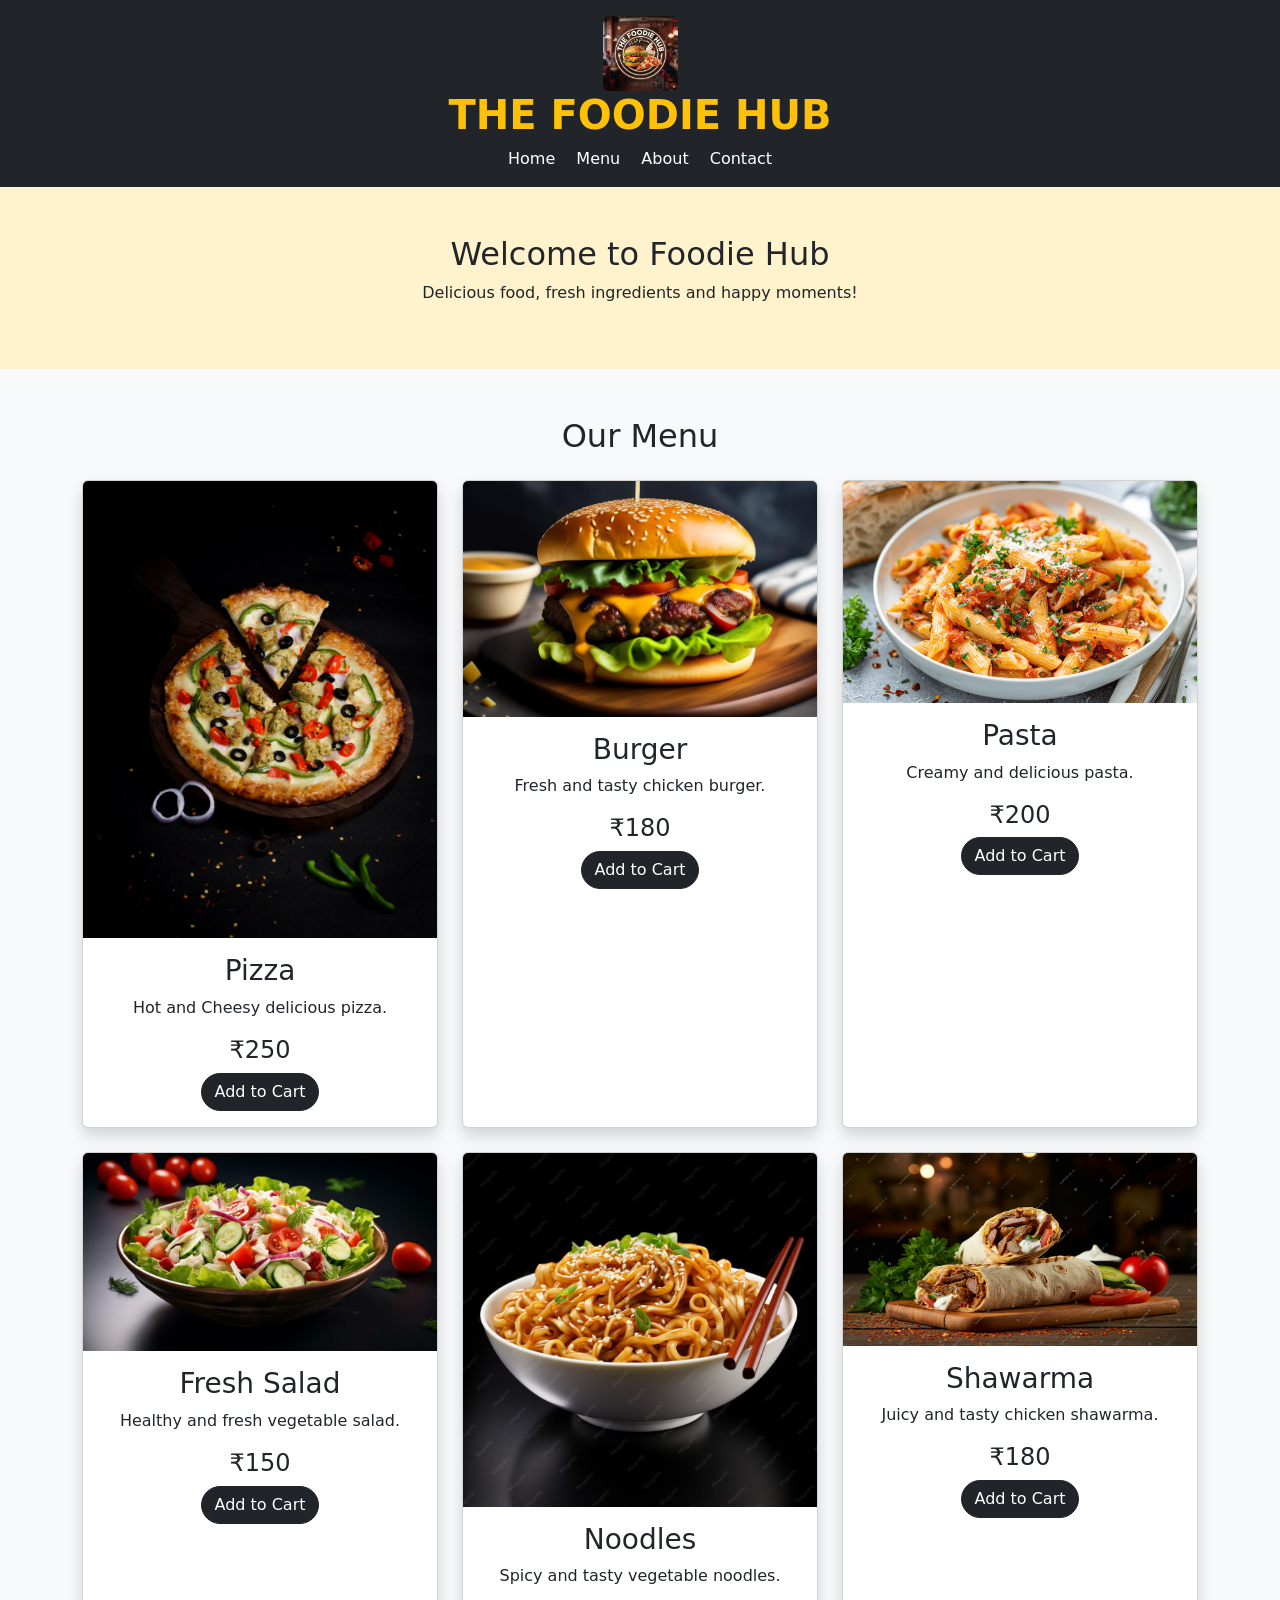
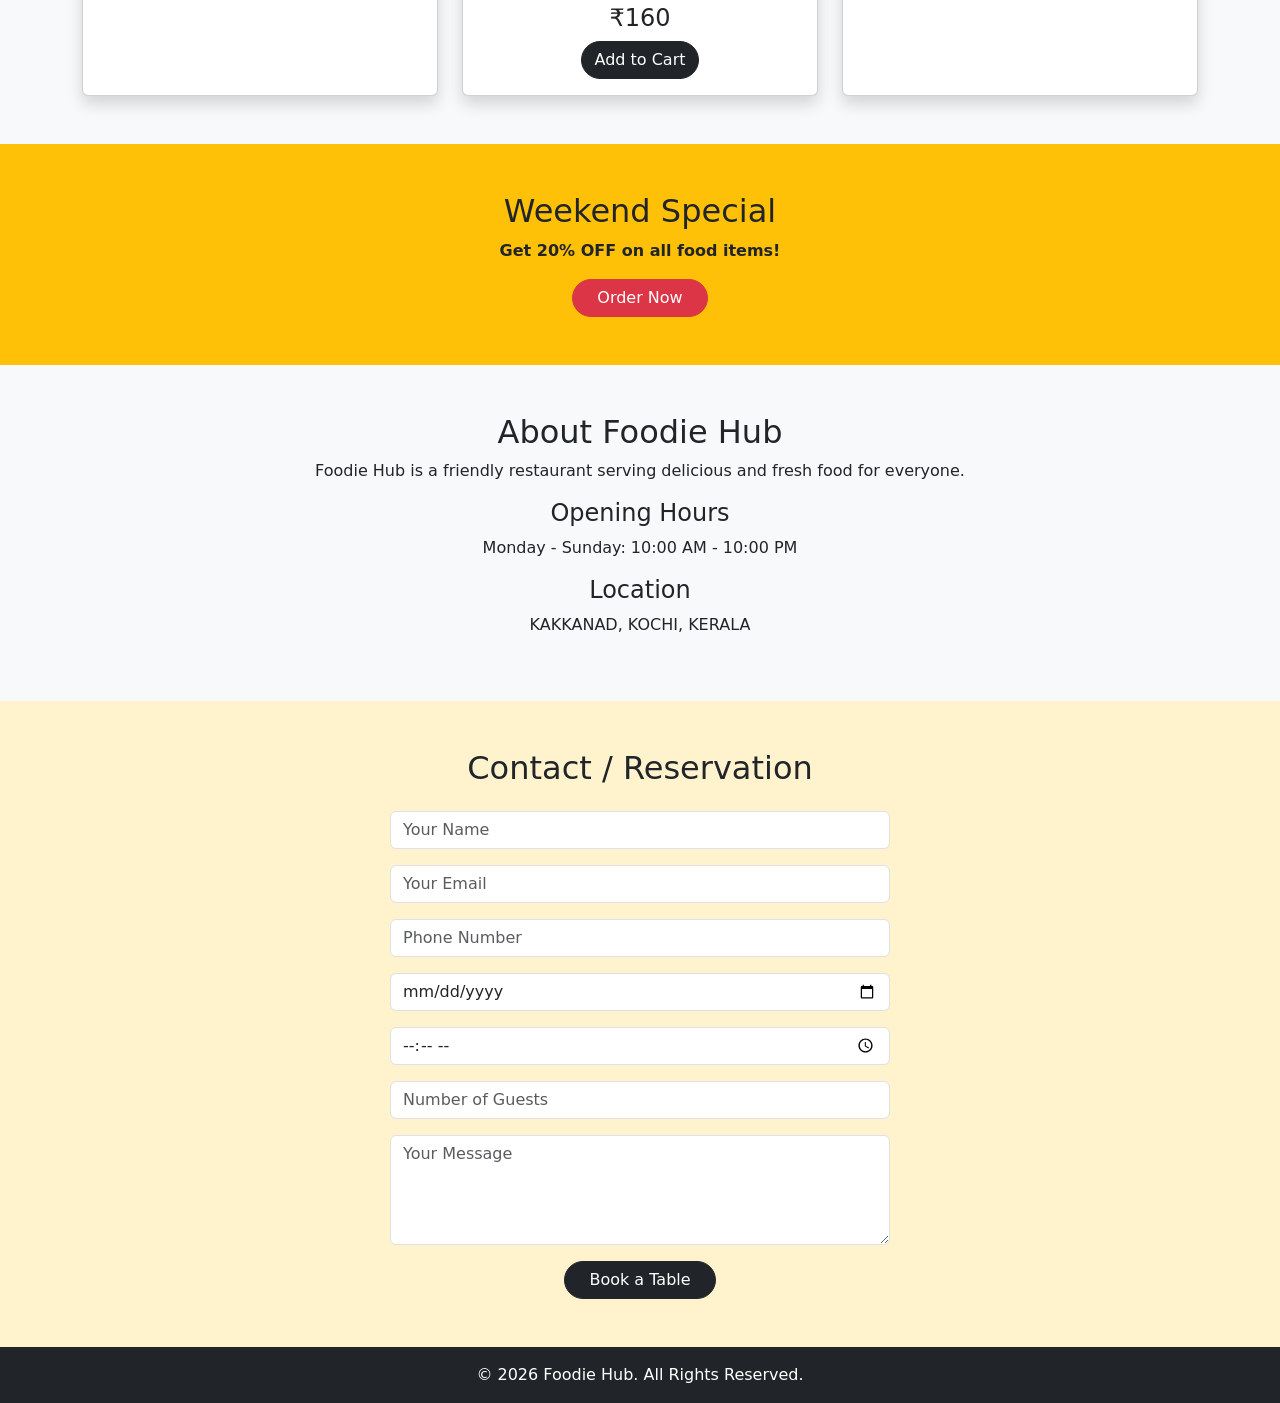
<file: index.html>
<!DOCTYPE html>

<html>
<head>
    <title>Foodie Hub</title>
<meta name="viewport" content="width=device-width, initial-scale=1.0">
<link href="https://cdn.jsdelivr.net/npm/bootstrap@5.3.3/dist/css/bootstrap.min.css" rel="stylesheet">
<link rel="stylesheet" href="workboot.css" type="text/css">

</head>

<body class="bg-light">

<header class="bg-dark text-white py-3">
<div class="container text-center">

    <img src="logo.jpg"
         alt="Foodie Hub Logo"
         width="75"
         height="75"
         class="rounded">

    <h1 class="text-warning fw-bold">
        THE FOODIE HUB
    </h1>

    <nav>
        <a href="#" class="text-white text-decoration-none mx-2">Home</a>
        <a href="#" class="text-white text-decoration-none mx-2">Menu</a>
        <a href="#" class="text-white text-decoration-none mx-2">About</a>
        <a href="#" class="text-white text-decoration-none mx-2">Contact</a>
    </nav>

</div>

</header>
<section class="bg-warning-subtle text-center py-5">
<div class="container">

    <h2>
        Welcome to Foodie Hub
    </h2>

    <p>
        Delicious food, fresh ingredients and happy moments!
    </p>

</div>
</section>
<section class="py-5">
<div class="container">

    <h2 class="text-center mb-4">
        Our Menu
    </h2>

    <div class="row g-4">

        <!-- Pizza -->
        <div class="col-md-4">

            <div class="card h-100 shadow">

                <img src="pizza.jpg"
                     class="card-img-top"
                     height="170"
                     alt="Pizza">

                <div class="card-body text-center">

                    <h3 class="card-title">
                        Pizza
                    </h3>

                    <p class="card-text">
                        Hot and Cheesy delicious pizza.
                    </p>

                    <h4>₹250</h4>

                    <button class="btn btn-dark rounded-pill">
                        Add to Cart
                    </button>

                </div>

            </div>

        </div>
        <div class="col-md-4">

            <div class="card h-100 shadow">

                <img src="buger.jpg"
                     class="card-img-top"
                     height="170"
                     alt="Burger">

                <div class="card-body text-center">

                    <h3 class="card-title">
                        Burger
                    </h3>

                    <p class="card-text">
                        Fresh and tasty chicken burger.
                    </p>

                    <h4>₹180</h4>

                    <button class="btn btn-dark rounded-pill">
                        Add to Cart
                    </button>

                </div>

            </div>

        </div>
        <div class="col-md-4">

            <div class="card h-100 shadow">

                <img src="pasta.jpg"
                     class="card-img-top"
                     height="170"
                     alt="Pasta">

                <div class="card-body text-center">

                    <h3 class="card-title">
                        Pasta
                    </h3>

                    <p class="card-text">
                        Creamy and delicious pasta.
                    </p>

                    <h4>₹200</h4>

                    <button class="btn btn-dark rounded-pill">
                        Add to Cart
                    </button>

                </div>

            </div>

        </div>
        <div class="col-md-4">

            <div class="card h-100 shadow">

                <img src="salad.jpg"
                     class="card-img-top"
                     height="170"
                     alt="Fresh Salad">

                <div class="card-body text-center">

                    <h3 class="card-title">
                        Fresh Salad
                    </h3>

                    <p class="card-text">
                        Healthy and fresh vegetable salad.
                    </p>

                    <h4>₹150</h4>

                    <button class="btn btn-dark rounded-pill">
                        Add to Cart
                    </button>

                </div>

            </div>

        </div>
        <div class="col-md-4">

            <div class="card h-100 shadow">

                <img src="noodles.jpg"
                     class="card-img-top"
                     height="170"
                     alt="Noodles">

                <div class="card-body text-center">

                    <h3 class="card-title">
                        Noodles
                    </h3>

                    <p class="card-text">
                        Spicy and tasty vegetable noodles.
                    </p>

                    <h4>₹160</h4>

                    <button class="btn btn-dark rounded-pill">
                        Add to Cart
                    </button>

                </div>

            </div>

        </div>
        <div class="col-md-4">

            <div class="card h-100 shadow">

                <img src="shawarma.jpg"
                     class="card-img-top"
                     height="170"
                     alt="Shawarma">

                <div class="card-body text-center">

                    <h3 class="card-title">
                        Shawarma
                    </h3>

                    <p class="card-text">
                        Juicy and tasty chicken shawarma.
                    </p>

                    <h4>₹180</h4>

                    <button class="btn btn-dark rounded-pill">
                        Add to Cart
                    </button>

                </div>

            </div>

        </div>

    </div>

</div>
</section>

<section class="bg-warning text-center py-5">
<div class="container">

    <h2>
        Weekend Special
    </h2>

    <p class="fw-bold">
        Get 20% OFF on all food items!
    </p>

    <button class="btn btn-danger rounded-pill px-4">
        Order Now
    </button>

</div>
</section>
<section class="text-center py-5">
<div class="container">

    <h2>
        About Foodie Hub
    </h2>

    <p>
        Foodie Hub is a friendly restaurant serving
        delicious and fresh food for everyone.
    </p>

    <h4>
        Opening Hours
    </h4>

    <p>
        Monday - Sunday: 10:00 AM - 10:00 PM
    </p>

    <h4>
        Location
    </h4>

    <p>
        KAKKANAD, KOCHI, KERALA
    </p>

</div>
</section>

<section class="bg-warning-subtle py-5">
<div class="container">

    <h2 class="text-center mb-4">
        Contact / Reservation
    </h2>

    <form class="mx-auto" style="max-width: 500px;">

        <input type="text"
               class="form-control mb-3"
               placeholder="Your Name">

        <input type="email"
               class="form-control mb-3"
               placeholder="Your Email">

        <input type="tel"
               class="form-control mb-3"
               placeholder="Phone Number">

        <input type="date"
               class="form-control mb-3">

        <input type="time"
               class="form-control mb-3">

        <input type="number"
               class="form-control mb-3"
               placeholder="Number of Guests">

        <textarea class="form-control mb-3"
                  rows="4"
                  placeholder="Your Message"></textarea>

        <div class="text-center">

            <button type="submit"
                    class="btn btn-dark rounded-pill px-4">
                Book a Table
            </button>

        </div>

    </form>

</div>
</section>
<footer class="bg-dark text-white text-center py-3">
<p class="mb-0">
    © 2026 Foodie Hub. All Rights Reserved.
</p>
</footer>
</body>
</html>
</file>
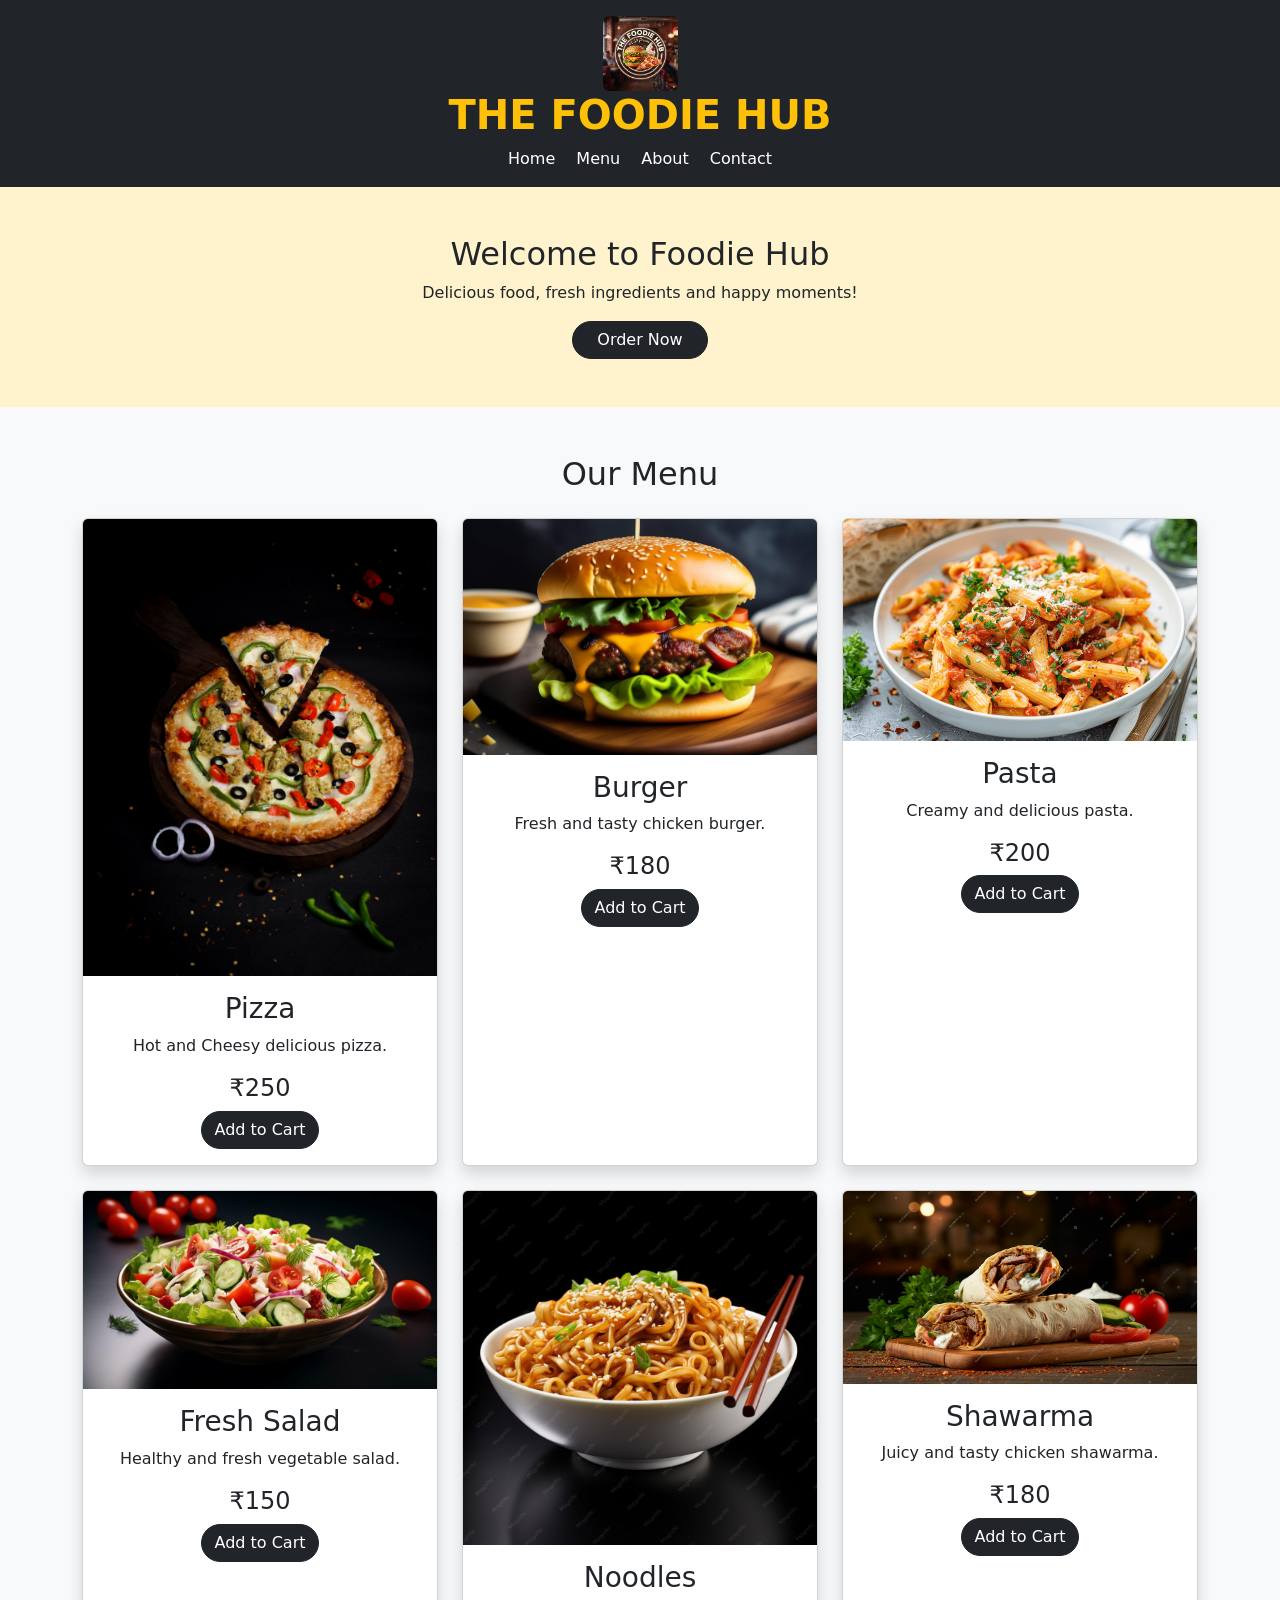
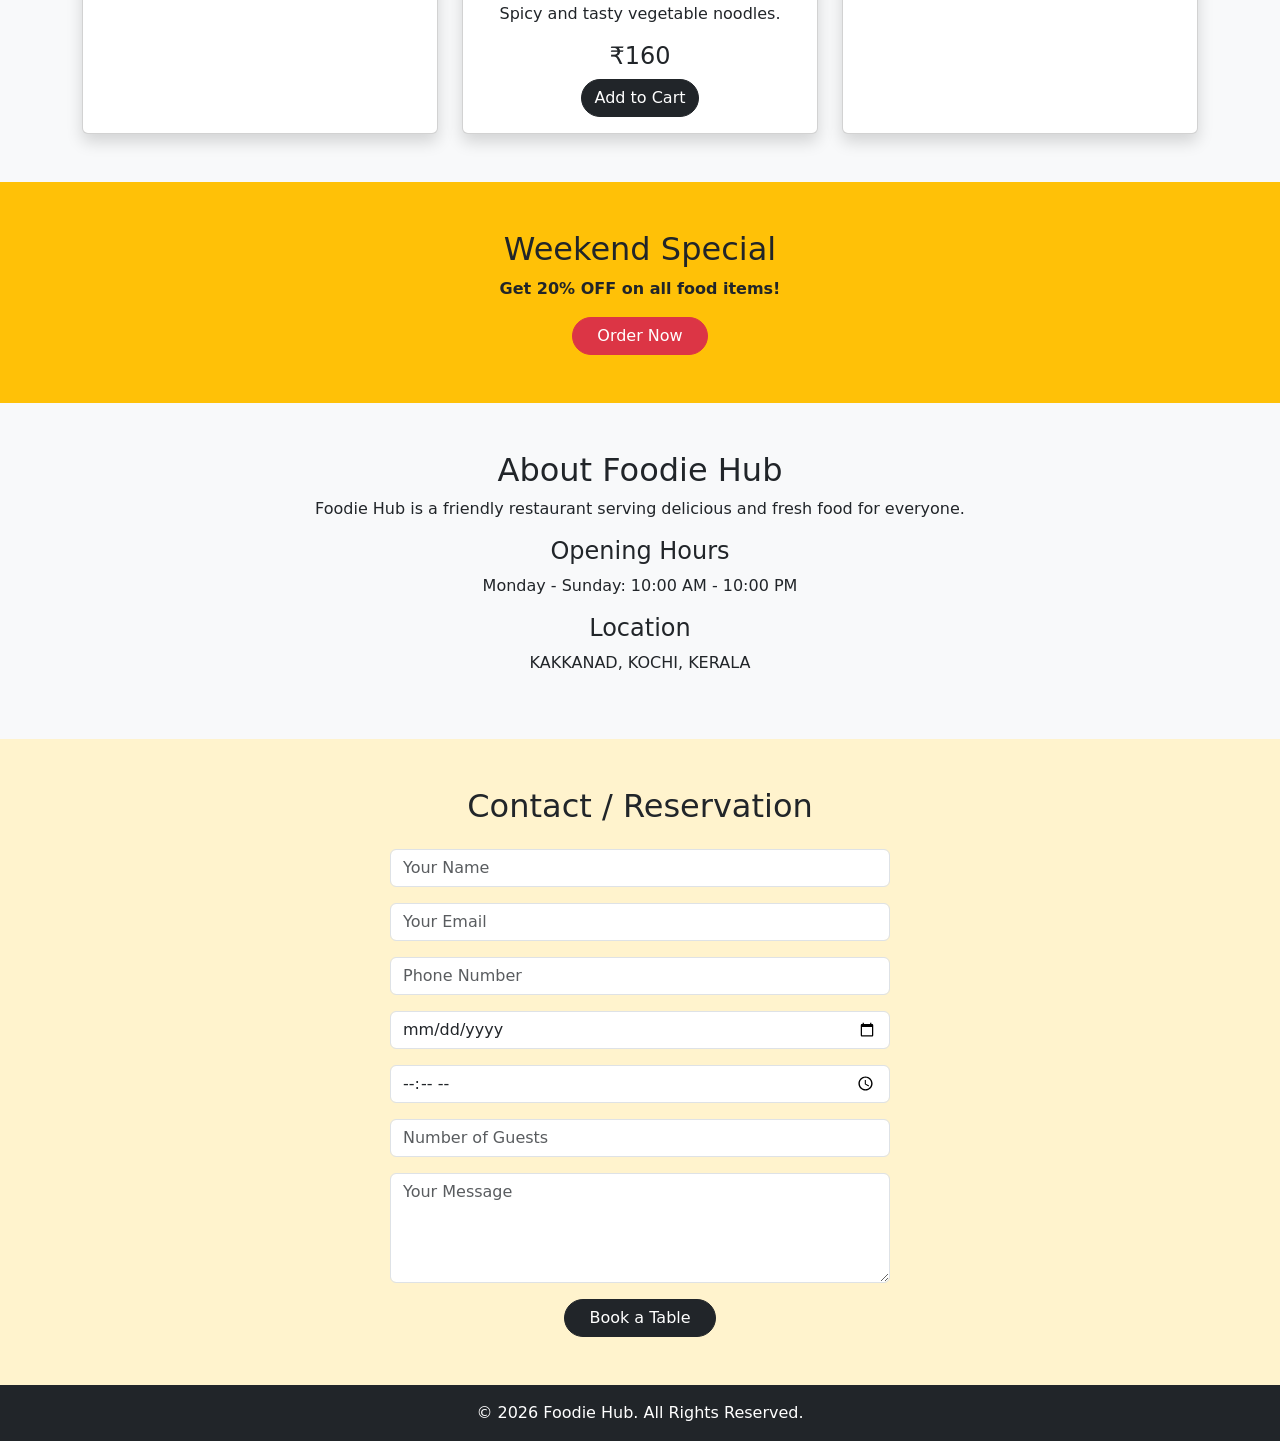
<file: workboot.html>
<!DOCTYPE html>

<html>
<head>
    <title>Foodie Hub</title>
<meta name="viewport" content="width=device-width, initial-scale=1.0">
<link href="https://cdn.jsdelivr.net/npm/bootstrap@5.3.3/dist/css/bootstrap.min.css" rel="stylesheet">
<link rel="stylesheet" href="workboot.css" type="text/css">

</head>

<body class="bg-light">

<header class="bg-dark text-white py-3">
<div class="container text-center">

    <img src="logo.jpg"
         alt="Foodie Hub Logo"
         width="75"
         height="75"
         class="rounded">

    <h1 class="text-warning fw-bold">
        THE FOODIE HUB
    </h1>

    <nav>
        <a href="#" class="text-white text-decoration-none mx-2">Home</a>
        <a href="#" class="text-white text-decoration-none mx-2">Menu</a>
        <a href="#" class="text-white text-decoration-none mx-2">About</a>
        <a href="#" class="text-white text-decoration-none mx-2">Contact</a>
    </nav>

</div>

</header>
<section class="bg-warning-subtle text-center py-5">
<div class="container">

    <h2>
        Welcome to Foodie Hub
    </h2>

    <p>
        Delicious food, fresh ingredients and happy moments!
    </p>

    <button class="btn btn-dark rounded-pill px-4">
        Order Now
    </button>

</div>
</section>
<section class="py-5">
<div class="container">

    <h2 class="text-center mb-4">
        Our Menu
    </h2>

    <div class="row g-4">

        <!-- Pizza -->
        <div class="col-md-4">

            <div class="card h-100 shadow">

                <img src="pizza.jpg"
                     class="card-img-top"
                     height="170"
                     alt="Pizza">

                <div class="card-body text-center">

                    <h3 class="card-title">
                        Pizza
                    </h3>

                    <p class="card-text">
                        Hot and Cheesy delicious pizza.
                    </p>

                    <h4>₹250</h4>

                    <button class="btn btn-dark rounded-pill">
                        Add to Cart
                    </button>

                </div>

            </div>

        </div>
        <div class="col-md-4">

            <div class="card h-100 shadow">

                <img src="buger.jpg"
                     class="card-img-top"
                     height="170"
                     alt="Burger">

                <div class="card-body text-center">

                    <h3 class="card-title">
                        Burger
                    </h3>

                    <p class="card-text">
                        Fresh and tasty chicken burger.
                    </p>

                    <h4>₹180</h4>

                    <button class="btn btn-dark rounded-pill">
                        Add to Cart
                    </button>

                </div>

            </div>

        </div>
        <div class="col-md-4">

            <div class="card h-100 shadow">

                <img src="pasta.jpg"
                     class="card-img-top"
                     height="170"
                     alt="Pasta">

                <div class="card-body text-center">

                    <h3 class="card-title">
                        Pasta
                    </h3>

                    <p class="card-text">
                        Creamy and delicious pasta.
                    </p>

                    <h4>₹200</h4>

                    <button class="btn btn-dark rounded-pill">
                        Add to Cart
                    </button>

                </div>

            </div>

        </div>
        <div class="col-md-4">

            <div class="card h-100 shadow">

                <img src="salad.jpg"
                     class="card-img-top"
                     height="170"
                     alt="Fresh Salad">

                <div class="card-body text-center">

                    <h3 class="card-title">
                        Fresh Salad
                    </h3>

                    <p class="card-text">
                        Healthy and fresh vegetable salad.
                    </p>

                    <h4>₹150</h4>

                    <button class="btn btn-dark rounded-pill">
                        Add to Cart
                    </button>

                </div>

            </div>

        </div>
        <div class="col-md-4">

            <div class="card h-100 shadow">

                <img src="noodles.jpg"
                     class="card-img-top"
                     height="170"
                     alt="Noodles">

                <div class="card-body text-center">

                    <h3 class="card-title">
                        Noodles
                    </h3>

                    <p class="card-text">
                        Spicy and tasty vegetable noodles.
                    </p>

                    <h4>₹160</h4>

                    <button class="btn btn-dark rounded-pill">
                        Add to Cart
                    </button>

                </div>

            </div>

        </div>
        <div class="col-md-4">

            <div class="card h-100 shadow">

                <img src="shawarma.jpg"
                     class="card-img-top"
                     height="170"
                     alt="Shawarma">

                <div class="card-body text-center">

                    <h3 class="card-title">
                        Shawarma
                    </h3>

                    <p class="card-text">
                        Juicy and tasty chicken shawarma.
                    </p>

                    <h4>₹180</h4>

                    <button class="btn btn-dark rounded-pill">
                        Add to Cart
                    </button>

                </div>

            </div>

        </div>

    </div>

</div>
</section>

<section class="bg-warning text-center py-5">
<div class="container">

    <h2>
        Weekend Special
    </h2>

    <p class="fw-bold">
        Get 20% OFF on all food items!
    </p>

    <button class="btn btn-danger rounded-pill px-4">
        Order Now
    </button>

</div>
</section>
<section class="text-center py-5">
<div class="container">

    <h2>
        About Foodie Hub
    </h2>

    <p>
        Foodie Hub is a friendly restaurant serving
        delicious and fresh food for everyone.
    </p>

    <h4>
        Opening Hours
    </h4>

    <p>
        Monday - Sunday: 10:00 AM - 10:00 PM
    </p>

    <h4>
        Location
    </h4>

    <p>
        KAKKANAD, KOCHI, KERALA
    </p>

</div>
</section>

<section class="bg-warning-subtle py-5">
<div class="container">

    <h2 class="text-center mb-4">
        Contact / Reservation
    </h2>

    <form class="mx-auto" style="max-width: 500px;">

        <input type="text"
               class="form-control mb-3"
               placeholder="Your Name">

        <input type="email"
               class="form-control mb-3"
               placeholder="Your Email">

        <input type="tel"
               class="form-control mb-3"
               placeholder="Phone Number">

        <input type="date"
               class="form-control mb-3">

        <input type="time"
               class="form-control mb-3">

        <input type="number"
               class="form-control mb-3"
               placeholder="Number of Guests">

        <textarea class="form-control mb-3"
                  rows="4"
                  placeholder="Your Message"></textarea>

        <div class="text-center">

            <button type="submit"
                    class="btn btn-dark rounded-pill px-4">
                Book a Table
            </button>

        </div>

    </form>

</div>
</section>
<footer class="bg-dark text-white text-center py-3">
<p class="mb-0">
    © 2026 Foodie Hub. All Rights Reserved.
</p>
</footer>
</body>
</html>
</file>
<file: workboot.css>
img {
    max-width: 100%;
    height: auto;
}

@media (max-width: 767px) {

    header img {
        width: 60px;
        height: 60px;
    }

    h1 {
        font-size: 28px;
    }

    nav a {
        display: inline-block;
        margin: 5px !important;
    }

    .card {
        margin-bottom: 15px;
    }

}
</file>
